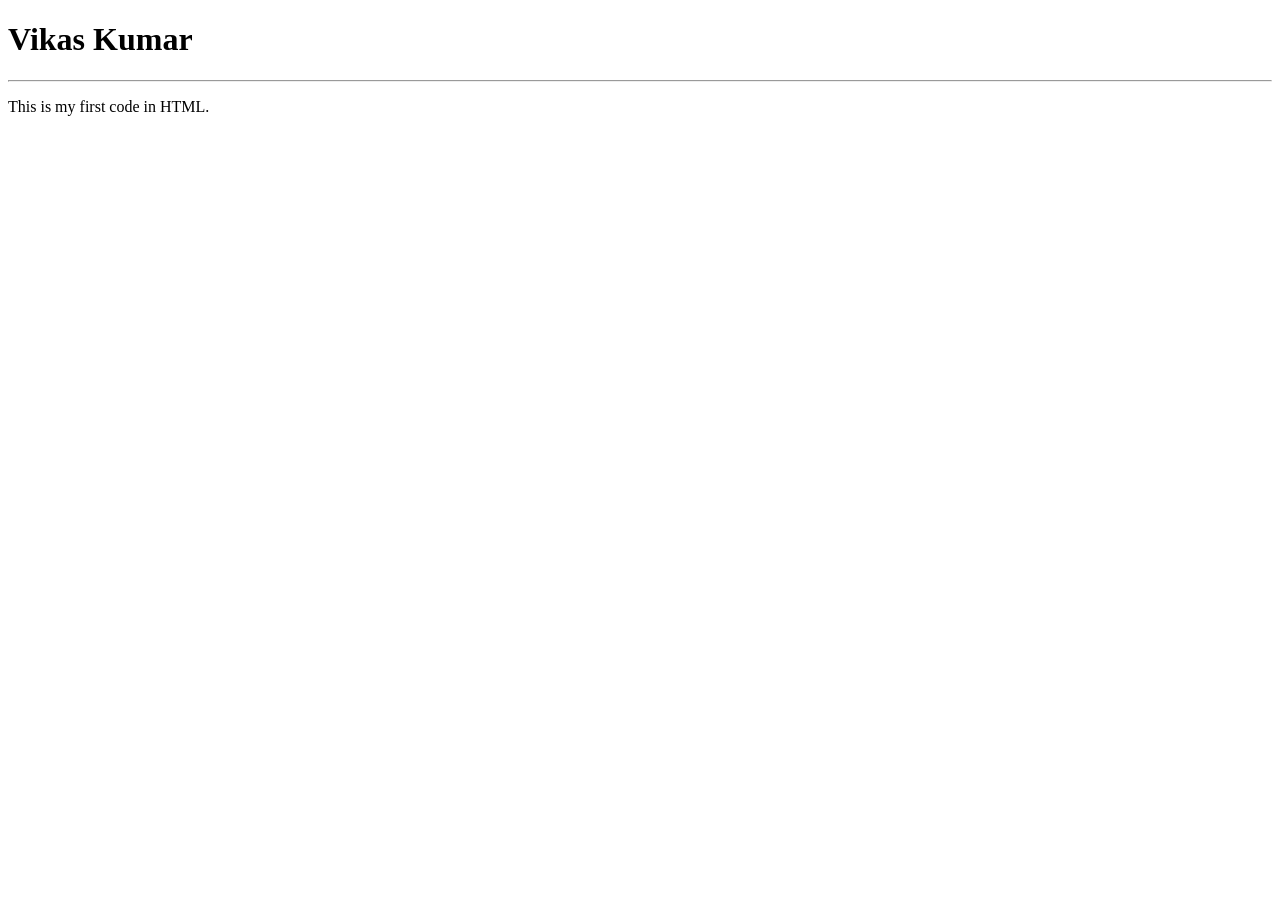
<file: 01_Class/index.html>
<!DOCTYPE html>
<html lang="en">
<head>
    <meta charset="UTF-8">
    <meta name="viewport" content="width=device-width, initial-scale=1.0">
    <title>First Code</title>
</head>
<body>
    <h1>Vikas Kumar</h1>
    <hr>
    <p>This is my first code in HTML.</p>
    
</body>
</html>
</file>
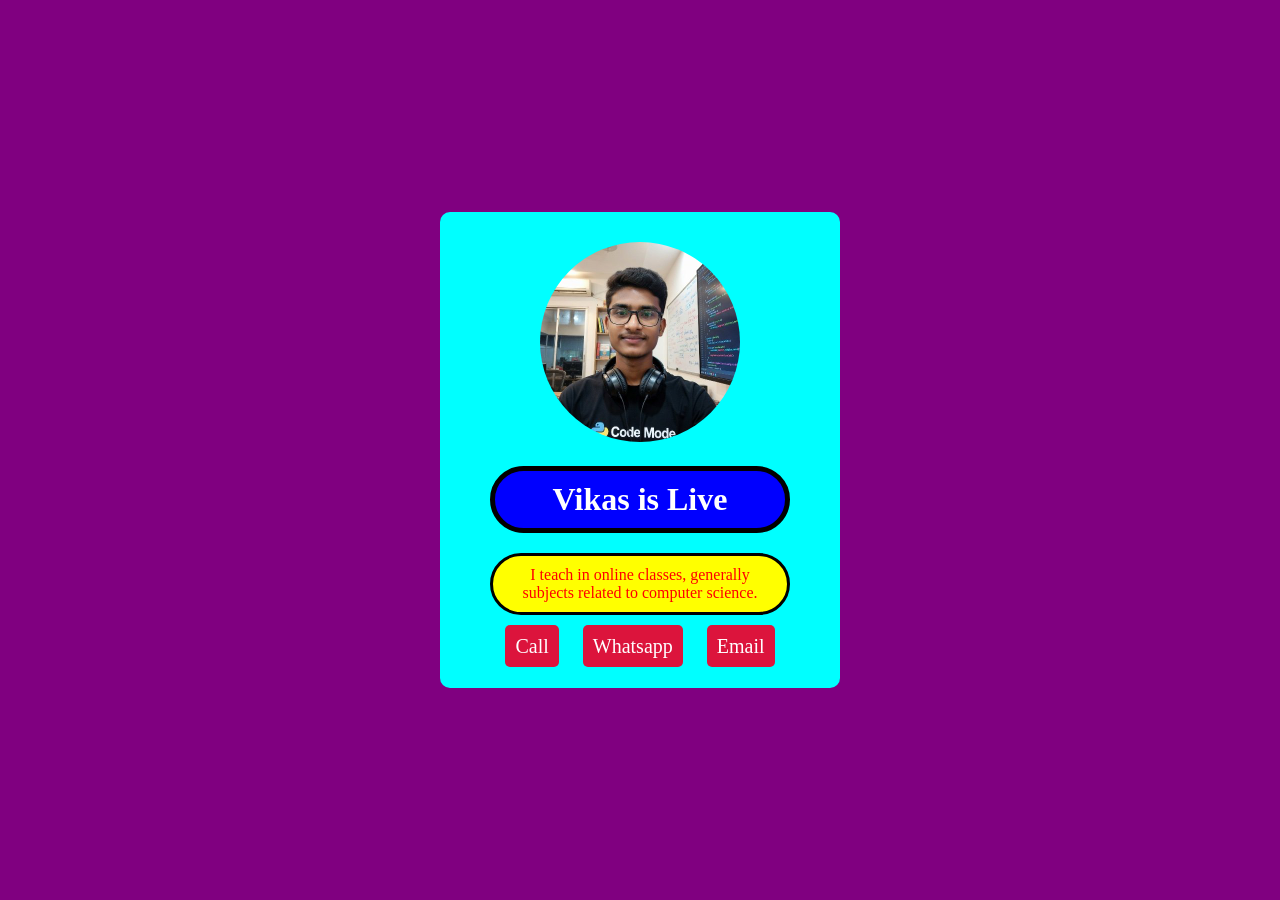
<file: 02_Class/index.html>
<!DOCTYPE html>
<html lang="en">
<head>
    <meta charset="UTF-8">
    <meta name="viewport" content="width=device-width, initial-scale=1.0">
    <title>My Card</title>
    <style>
            * {
                margin: 0px;
                padding: 0px;
                box-sizing: border-box;
            }
            body{
                background-color: purple;
                width: 100vw;
                height: 100vh;
                display: grid;
                place-content: center;
            }

            div {
                background-color: aqua;
                width: 400px;
                padding: 30px;
                border-radius: 10px;
                text-align: center;
            }

            img {
                width: 200px;
                border-radius: 100%;
            }

            h1 {
                color: white;
                background-color: blue;
                border: 5px solid black;
                border-radius: 100px;
                padding: 10px;
                margin: 20px;
            }

            p {
               color: red; 
               background-color: yellow;
               border: 3px solid black;
               border-radius: 100px;
               padding: 10px;
               margin: 20px;
            }

            a {
                font-size: 20px;
                margin: 10px;
                text-decoration: none;
                background-color: crimson;
                color: white;
                padding: 10px;
                border-radius: 5px;
            }
        </style>

</head>
<body>
    <div>
            <img src="vikas.jpg" alt="Vikas ka Photo">
            <h1>Vikas is Live</h1>
            <p>I teach in online classes, generally subjects related to computer science.</p>

            <a href="tel:7764922870">Call</a>  
            <a href="https://wa.me/+917764922870">Whatsapp</a>
            <a href="mailto:vikasmvs67@gmail.com">Email</a>
        </div>
    </body>
</html>
</body>
</html>
</file>
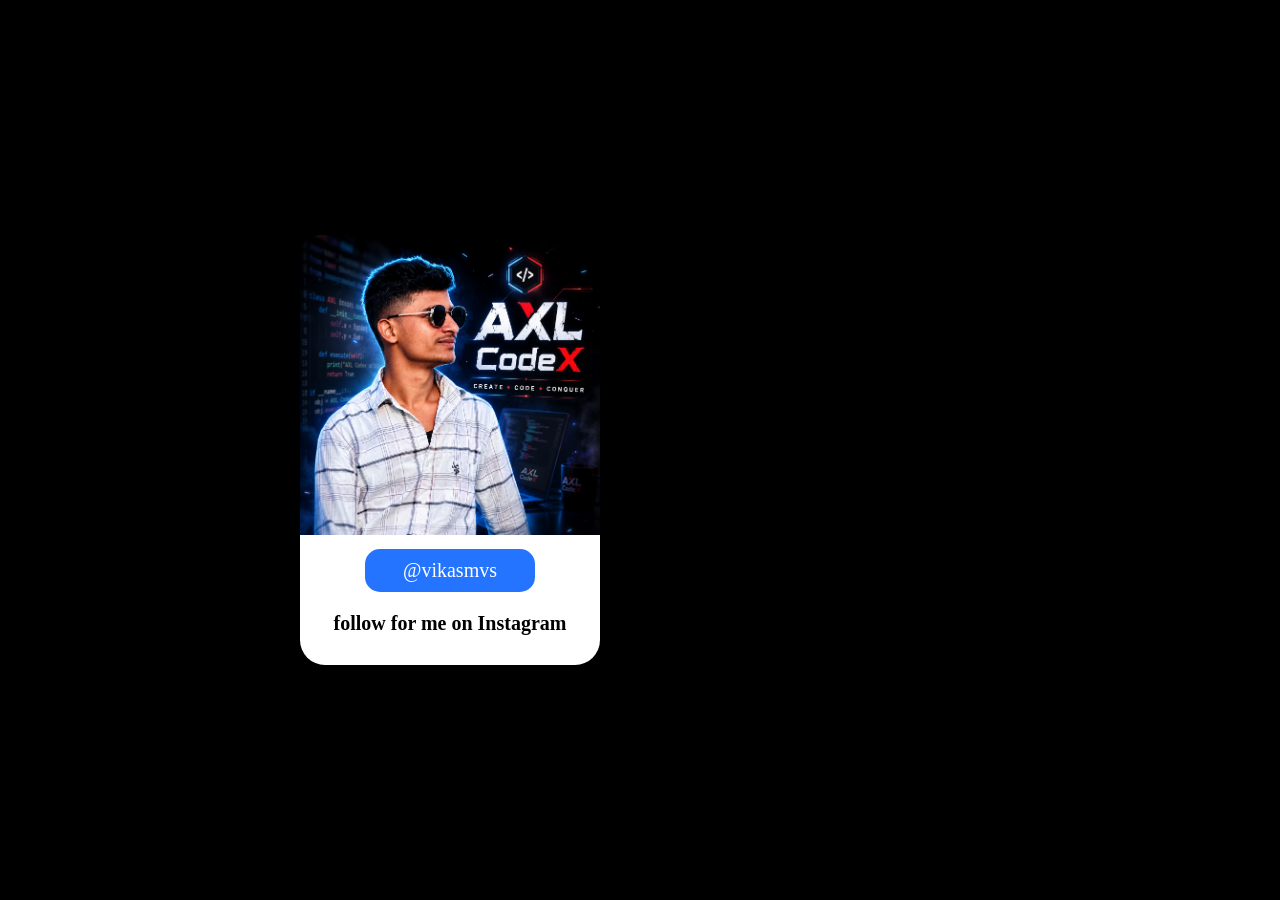
<file: 03_Class/index.html>
<!DOCTYPE html>
<html lang="en">
<head>
    <meta charset="UTF-8">
    <meta name="viewport" content="width=device-width, initial-scale=1.0">
    <title>Instagram ID Card</title>
    <style>
            *{
                margin: 0px;
                padding: 0px;
                box-sizing: border-box;
            }
            body{
                background: rgb(0, 0, 0);
                width: 100vh;
                height: 100vh;
                display: grid;
                place-content: center;
            }
            div {
                background-color: rgb(255, 255, 255);
                width: 300px;
                border-radius: 25px;
                text-align: center;
                transition: 1s;

            }
            img {
                width: 300px;
                border-top-left-radius: 20px;
                border-top-right-radius: 20px;
            
            }
            a {
                font-size: 20px;
                background-color:rgb(36, 116, 255);
                color: white;
                display: block;
                margin: 0px 65px;
                margin-top: 10px;;
                padding: 10px;
                border-radius: 15px;
                text-decoration: none;
                transition: 2s;
            }
            p {
                font-size: 15px;
                color: rgb(0, 0, 0);
                margin: 20px;
                font-size: 20px;
                margin-bottom: 30px;
                font-weight: bold;
            }
            div:hover {
                box-shadow: 0px 5px 20px 5px rgb(36, 116, 255);

            }
            a:hover {
                box-shadow: 0px 5px 10px 5px rgb(36, 116, 255);
                transform: scale(1.1);
            }

    </style>
</head>
<body>
    <div>
        <img src="ChatGPT Image May 14, 2026, 11_40_42 AM.png" alt="Vikas Photo">
        <a href="https://www.instagram.com/vikasmvs/">@vikasmvs</a>
        <p>follow for me on Instagram</p>
    </div>
</body>
</html>
</file>
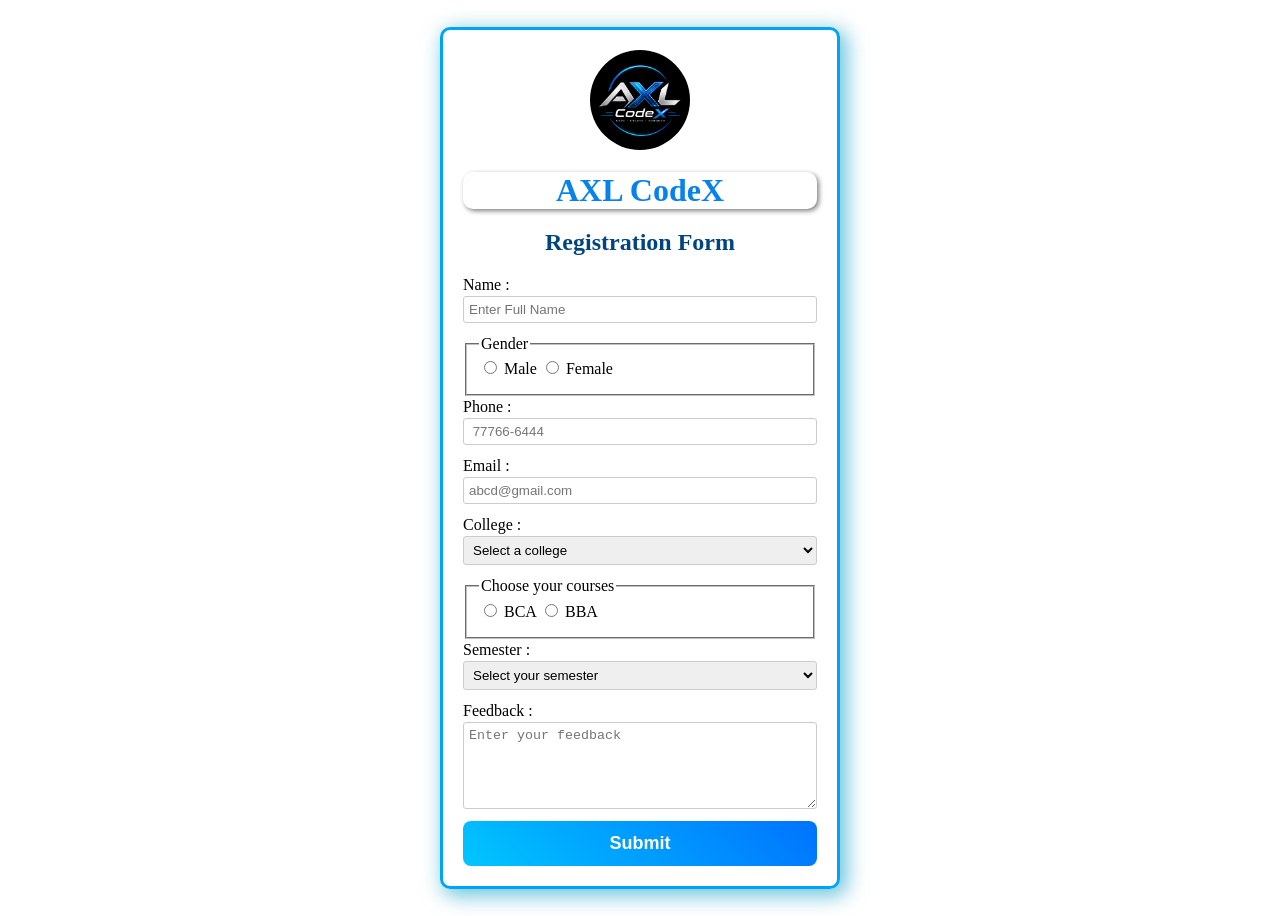
<file: 05_Class/index.html>
<!DOCTYPE html>
<html lang="en">

<head>
    <meta charset="UTF-8">
    <meta name="viewport" content="width=device-width, initial-scale=1.0">
    <title>Registration Form </title>
    <style>
        * {
            box-sizing: border-box;
        }

        body {
            height: 100vh;
            display: grid;
            place-items: center;
        }

        .container {
            width: 400px;
            margin: 0 auto;
            padding: 20px;
            border: 3px solid #00a4f7;
            border-radius: 10px;
            justify-content: center;
            box-shadow: 5px 5px 20px 2px rgba(0, 154, 196, 0.576);

        }

        form {
            display: flex;
            flex-direction: column;
            gap: 2px;

        }

        input,
        select,
        textarea {
            margin-bottom: 10px;
            padding: 5px;
            border: 1px solid #ccc;
            border-radius: 3px;
        }

        img {
            display: block;
            margin: 0 auto 20px;
            border-radius: 50%;
        }

        h1 {
            text-align: center;
            margin-bottom: 20px;
            color: rgb(7, 129, 236);
            box-shadow: 2px 2px 5px gray;
            border-radius: 10px;
        }

        h2 {
            text-align: center;
            margin-bottom: 20px;
            color: rgb(0, 69, 129);
        }

        #submitbtn {
            background: linear-gradient(45deg, #00c6ff, #0072ff);
            color: white;
            padding: 12px;
            font-size: 18px;
            border: none;
            border-radius: 8px;
            cursor: pointer;
            font-weight: bold;
            transition: 0.3s;
        }

        #submitbtn:hover {
            transform: scale(1.05);
            box-shadow: 0 0 15px #00c6ff;
        }

        .spinner {
            width: 40px;
            height: 40px;
            border: 5px solid #ccc;
            border-top: 5px solid #00c6ff;
            border-radius: 50%;
            animation: spin 1s linear infinite;
            margin: auto;
        }

        @keyframes spin {
            100% {
                transform: rotate(360deg);
            }
        }

        .popup {
            position: fixed;
            bottom: 20px;
            right: 20px;
            background: #00c853;
            color: white;
            padding: 15px;
            border-radius: 8px;
            display: none;
        }
    </style>
</head>

<body>
    <div class="container">
        <img src="logo.png" alt="logo" width="100" height="100">
        <h1>AXL CodeX</h1>
        <h2>Registration Form</h2>
        <form id="form">
            <label for="name">Name :</label>
            <input type="text" id="name" name="name" placeholder="Enter Full Name" required>
            <fieldset>
                <legend>Gender</legend>
                <input type="radio" name="gender" id="male" value="male">
                <label for="male">Male</label>
                <input type="radio" name="gender" id="female" value="female">
                <label for="female">Female</label>
            </fieldset>

            <label for="phone">Phone :</label>
            <input type="number" id="phone" name="phone" placeholder=" 77766-6444" required>

            <label for="email">Email :</label>
            <input type="email" id="email" name="email" placeholder="abcd@gmail.com" required>

            <label for="college">College :</label>
            <select name="college" id="college" required>
                <option value="">Select a college</option>
                <option value="SRGC">Shri Radha Krishna Geonka College</option>
                <option value="Rss.Sc.C">Ram Sakal Singh Science College </option>
                <option value="Rss.M.C">Ram Sewak Singh Mahila College</option>
                <option value="Ls.C.M">Langat Singh College Muzaffarpur</option>
                <option value="LNMCOBM">Lalit Narayan Mishra College of Business Management</option>
                <option value="BRABU">Bhim Rao Ambedkar Bihar University</option>
            </select>
            <fieldset required>
                <legend>Choose your courses</legend>
                <input type="radio" name="course" id="BCA" value="BCA">
                <label for="course1">BCA</label>
                <input type="radio" name="course" id="BBA" value="BBA">
                <label for="course2">BBA</label>
            </fieldset>
            <label for="semester">Semester :</label>
            <select name="semester" id="semester" required>
                <legend>Choose your Semester</legend>
                <option value="">Select your semester</option>
                <option value="1st sem">1st Semester</option>
                <option value="2nd sem">2nd Semester</option>
                <option value="3rd sem">3rd Semester</option>
                <option value="4th sem">4th Semester</option>
                <option value="5th sem">5th Semester</option>
                <option value="6th sem">6th Semester</option>
            </select>
            <label for="feedback">Feedback :</label>
            <textarea name="feedback" id="feedback" placeholder="Enter your feedback" cols="30" rows="5"></textarea>
            <button type="submit" id="submitbtn">Submit</button>
        </form>
        <div id="loader" style="display:none;">
            <div class="spinner"></div>
            <p style="text-align:center;">Submitting...</p>
        </div>

        <div id="successPopup" class="popup">✅ Submitted Successfully</div>

    </div>


    <script>
        const scriptURL = "https://script.google.com/macros/s/AKfycbwKkhfxsHbrF_r1S1qyFrzde3uha8YRAAJZI_hmSR9-FbfPxlTnVrxxACUvAqPPjWfh8A/exec";

        document.getElementById("form").addEventListener("submit", function (e) {
            e.preventDefault();
            const btn = document.getElementById("submitbtn");
            btn.disabled = true;
            btn.textContent = "Submitting...";

            const form = document.getElementById("form");
            const loader = document.getElementById("loader");
            const popup = document.getElementById("successPopup");

            loader.style.display = "block";

            const formData = new FormData(form);
            const data = Object.fromEntries(formData.entries());

            fetch(scriptURL, {
                method: "POST",
                body: JSON.stringify(data)
            })
                .then(response => response.text().then(text => ({ ok: response.ok, status: response.status, text })))
                .then(({ ok, status, text }) => {
                    // Log full response for debugging (check browser console)
                    console.log('Google Apps Script response:', { status, text });

                    if (!ok) {
                        // If server returned non-2xx, treat as error so catch() runs
                        throw new Error('Server returned ' + status + ': ' + text);
                    }

                    form.reset();
                    loader.style.display = "none";
                    popup.style.display = "block";

                    setTimeout(() => popup.style.display = "none", 3000);
                })
                .catch((err) => {
                    // Show more helpful message and log the error
                    console.error('Submission error:', err);
                    loader.style.display = "none";
                    alert("❌ Submission Failed. Check console for details.");
                })
                .finally(() => {
                    btn.disabled = false;
                    btn.textContent = "Submit";
                });
        });
    </script>
</body>

</html>
</file>
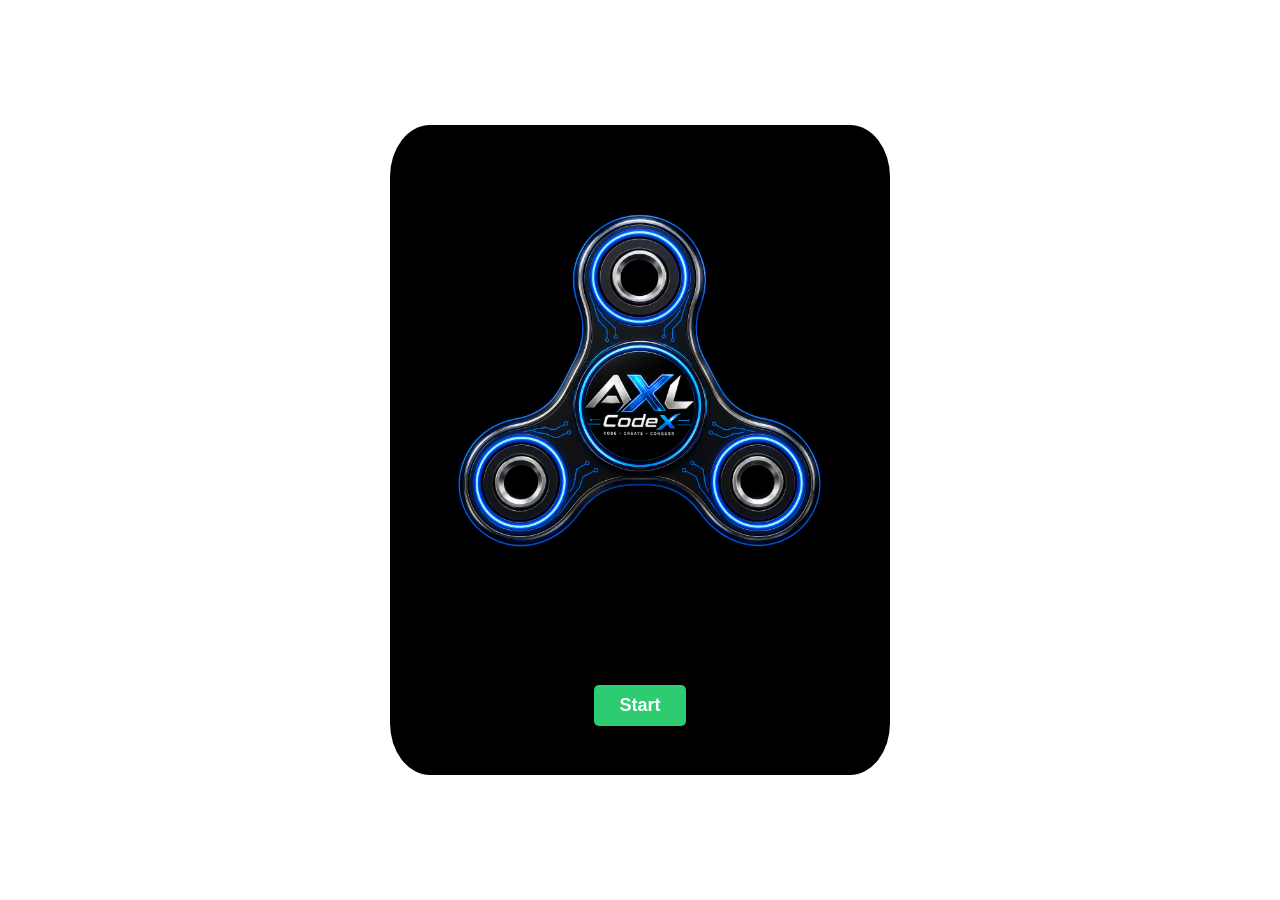
<file: 04_Class/Fidget Spinner/index.html>
<!DOCTYPE html>
<html lang="en">
    <head>
        <meta charset="UTF-8">
        <meta name="viewport" content="width=device-width, initial-scale=1.0">
        <title>Fidget Spinner</title>
        <style>
            body {
                display: flex;
                justify-content: center;
                align-items: center;
                min-height: 100vh;
                margin: 0;
            }
            .container {
                text-align: center;
                justify-content: center;
                align-items: center;
                display: flex;
                flex-direction: column;
                height: 650px;
                width: 500px;
                border-radius: 8%;
                background-color: rgb(0, 0, 0);
            }
            img {
                height: 400px;
                width: 400px;
                object-fit: cover;
                border-radius: 37%;
                box-shadow: 0 4px 15px black;
                margin-top: 60px;
                margin-bottom: 90px;
            }
            button {
                padding: 10px 25px;
                font-size: 18px;
                cursor: pointer;
                border: none;
                border-radius: 5px;
                color: white;
                transition: 0.3s;
                font-weight: bold;
                margin-bottom: 40px;
            }
            button:hover {
                box-shadow: 0px 2px 18px 3px #b4b4b4;
            }
            .btn-start {
                background-color: #2ecc71;
            }
            .btn-start:hover {
                background-color: #27ae60;
            }
            .btn-stop {
                background-color: #e74c3c;
            }
            .btn-stop:hover {
                background-color: #c0392b;
            }
            .spinbtn{
                display: flex;
                flex-direction: row;
                gap: 20px;
            }
            @keyframes spin {
                0% {
                    transform: rotate(0deg);
                }
                100% {
                    transform: rotate(360deg);
                }
            }
        </style>
    </head>
    <body>
        <div class="container">
            <img id="spinner" src="Spinner.png" alt="Spinner">
            <div class="spinbtn">
                <button id="actionBtn" class="btn-start" onclick="toggleSpin()">Start</button>
            </div>
        </div>

        <script>
            let clickSound = new Audio("ClickSound.mp3");
            let isSpinning = false;

            function toggleSpin() {
                let btn = document.getElementById("actionBtn");
                clickSound.currentTime = 0;
                clickSound.play();
                
                if (!isSpinning) {
                    document.getElementById("spinner").style.animation = "spin 0.5s linear infinite";
                    btn.innerText = "Stop";
                    btn.className = "btn-stop";
                    isSpinning = true;
                } else {
                    document.getElementById("spinner").style.animation = "none";
                    btn.innerText = "Start";
                    btn.className = "btn-start";
                    isSpinning = false;
                }
            }
        </script>
    </body>
</html>
</file>
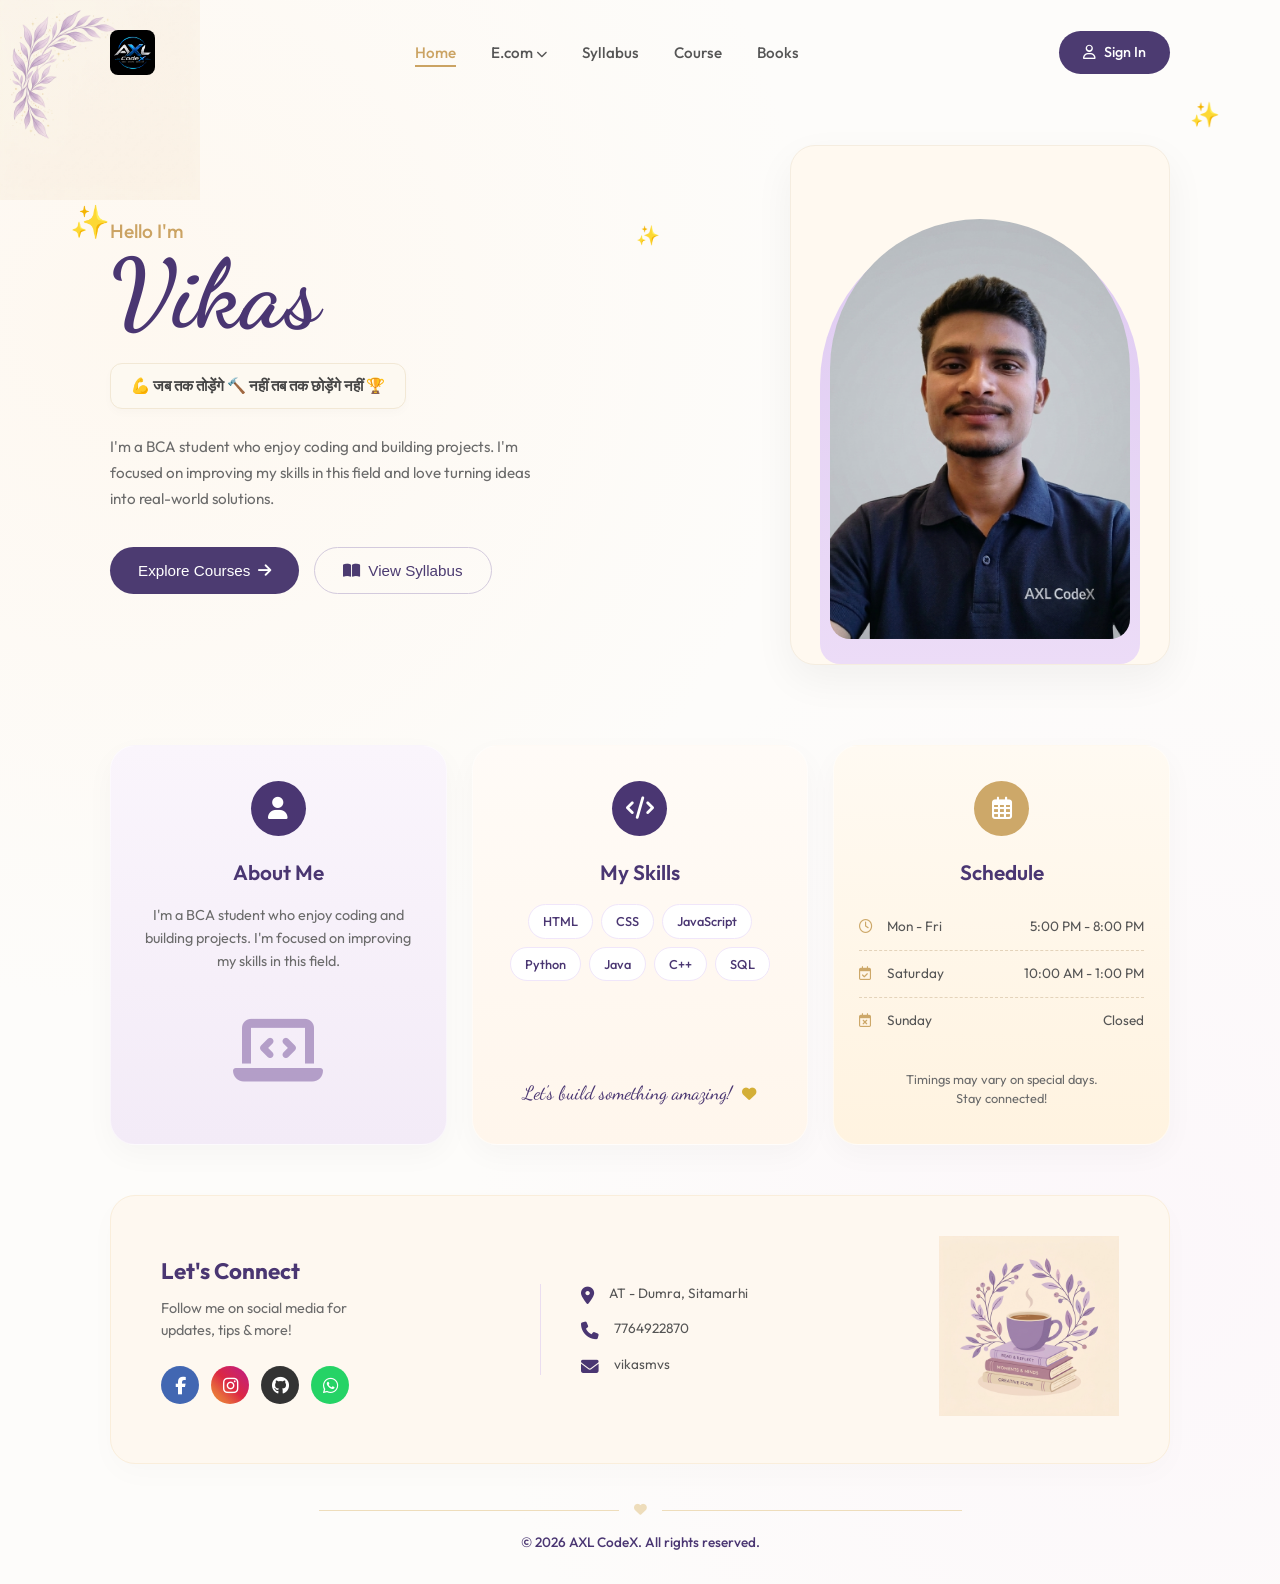
<file: 04_Class/Project/index.html>
<!DOCTYPE html>
<html lang="en">
<head>
    <meta charset="UTF-8">
    <meta name="viewport" content="width=device-width, initial-scale=1.0">
    <title>Portfolio</title>
    <!-- Google Fonts -->
    <link href="https://fonts.googleapis.com/css2?family=Dancing+Script:wght@600;700&family=Outfit:wght@300;400;500;600;700&display=swap" rel="stylesheet">
    <!-- Font Awesome for Icons -->
    <link rel="stylesheet" href="https://cdnjs.cloudflare.com/ajax/libs/font-awesome/6.4.0/css/all.min.css">
    
    <style>
        :root {
            --primary-purple: #4a3672;
            --btn-purple: #4c3b71;
            --btn-hover: #3d2f5a;
            --bg-color: #fdfcfa;
            --text-dark: #333;
            --text-gray: #6b6b6b;
            --gold: #cba363;
        }

        * {
            margin: 0;
            padding: 0;
            box-sizing: border-box;
        }

        body {
            font-family: 'Outfit', sans-serif;
            background-color: var(--bg-color);
            color: var(--text-dark);
            line-height: 1.6;
            overflow-x: hidden;
            background-image: 
                radial-gradient(circle at 10% 20%, #fef8f0 0%, transparent 40%),
                radial-gradient(circle at 90% 80%, #fcf7fa 0%, transparent 40%);
        }

        .container {
            max-width: 1100px;
            margin: 0 auto;
            padding: 0 20px;
            position: relative;
        }

        /* Nav */
        nav {
            display: flex;
            justify-content: space-between;
            align-items: center;
            padding: 30px 0;
        }
        .logo { 
            display: flex;
            align-items: 
            center; gap: 10px; 
            font-weight: 600; 
            color: var(--primary-purple); 
            font-size: 1.1rem; line-height: 1.2;
        }
        .logo img { 
            height: 45px; 
            border-radius: 
            8px;
        }
        .nav-links { 
            display: flex; 
            gap: 35px; 
            list-style: none; 
        }
        .nav-links a { 
            text-decoration: none; 
            color: #555; 
            font-weight: 500; 
            font-size: 0.95rem; 
        }
        .nav-links a.active { 
            color: var(--gold); 
            border-bottom: 2px solid var(--gold); 
            padding-bottom: 3px; 
        }
        .btn-signin { 
            background-color: var(--btn-purple); 
            color: white; 
            padding: 10px 24px; 
            border-radius: 25px; 
            text-decoration: none; 
            font-weight: 500; 
            font-size: 0.9rem; 
            display: flex; 
            align-items: center; 
            gap: 8px; 
        }

        /* Hero */
        .hero { 
            display: flex; 
            align-items: center; 
            justify-content: space-between; 
            padding: 40px 0 80px; 
            gap: 40px; 
        }
        .hero-content { 
            flex: 1.2; 
            position: relative; 
        }
        
        /* Background sparkels */
        .sparkle-1 { 
            position: absolute; 
            top: -20px; 
            left: -40px; 
            color: #f3d78d; 
            font-size: 2rem; 
        }
        .sparkle-2 { 
            position: absolute; 
            top: 10px; 
            right: 10%; 
            color: #f3d78d; 
            font-size: 1.2rem; 
        }
        .sparkle-3 { 
            position: absolute; 
            top: -50px; 
            right: -50px; 
            color: #f3d78d; 
            font-size: 1.5rem; 
        }

        .greeting { 
            color: var(--gold); 
            font-weight: 500; 
            font-size: 1.2rem; 
            margin-bottom: 0; 
        }
        .name { 
            font-family: 'Dancing Script', cursive; 
        font-size: 6rem; 
        color: var(--primary-purple); 
        line-height: 1; 
        margin-bottom: 20px; 
        letter-spacing: 1px; 
    }
        .slogan { 
            background-color: #fdf9f1; 
            display: inline-flex; 
            align-items: center; 
            gap: 10px; 
            padding: 10px 20px; 
            border-radius: 12px; 
            font-weight: 600; 
            color: #444; 
            margin-bottom: 25px; 
            border: 1px solid #f2e8d5; 
            font-size: 0.95rem; 
            box-shadow: 0 4px 10px rgba(0,0,0,0.02);
        }
        .bio { 
            color: var(--text-gray); 
            margin-bottom: 35px; 
            max-width: 420px; 
            font-size: 0.95rem; 
            line-height: 1.7; 
        }
        
        .hero-buttons { 
            display: flex; 
            gap: 15px; 
        }
        .btn-primary { 
            background-color: var(--btn-purple); 
            color: white; 
            padding: 14px 28px; 
            border-radius: 30px; 
            text-decoration: none; 
            font-weight: 500; 
            font-size: 0.95rem; 
            border: none; 
            cursor: pointer; 
            display: flex; 
            align-items: center; 
            gap: 8px; 
        }
        .btn-outline { 
            background-color: transparent; 
            color: var(--btn-purple); 
            padding: 14px 28px; 
            border-radius: 30px; 
            text-decoration: none; 
            font-weight: 500; 
            font-size: 0.95rem; 
            border: 1px solid #d3cadd; 
            cursor: pointer; 
            display: flex; 
            align-items: center; 
            gap: 8px; 
        }

        /* Hero Image Refined */
        .hero-image-wrapper { 
            flex: 0.8; display: flex; 
            justify-content: flex-end; 
            position: relative; 
        }
        
        .image-card-bg {
            background-color: #fff9f0;
            border-radius: 25px;
            padding: 25px;
            width: 380px;
            height: 520px;
            box-shadow: 0 15px 40px rgba(0,0,0,0.05);
            position: relative;
            display: flex;
            align-items: flex-end;
            justify-content: center;
            overflow: hidden;
            border: 1px solid #f5ede0;
        }

        /* The solid purple oval shape behind the user image */
        .purple-oval-bg {
            position: absolute;
            bottom: 0;
            left: 50%;
            transform: translateX(-50%);
            width: 320px;
            height: 440px;
            background: linear-gradient(180deg, #dfcbf2 0%, #ecdcf7 100%);
            border-radius: 160px 160px 20px 20px;
            z-index: 1;
        }

        .image-card-bg img.user-photo {
            position: relative;
            z-index: 3;
            width: 300px;
            height: 420px;
            object-fit: cover;
            border-radius: 150px 150px 20px 20px;
            display: block;
        }

        /* Info Cards */
        .info-cards { 
            display: grid; 
            grid-template-columns: repeat(3, 1fr); 
            gap: 25px; 
            margin-bottom: 50px; 
        }
        .card { 
            border-radius: 25px; 
            padding: 35px 25px; 
            text-align: center; 
            box-shadow: 0 10px 30px rgba(0,0,0,0.03); 
            display: flex; 
            flex-direction: column; 
            align-items: center; 
            position: relative; 
            overflow: hidden; 
            border: 1px solid rgba(255,255,255,0.5); 
        }
        .card-icon { 
            width: 55px; 
            height: 55px; 
            border-radius: 50%; 
            display: flex; 
            justify-content: center; 
            align-items: center; 
            color: white; 
            font-size: 1.4rem; 
            margin-bottom: 20px; 
        }
        .card h3 { 
            color: var(--primary-purple); 
            margin-bottom: 15px; 
            font-size: 1.3rem; 
            font-weight: 600;
        }
        
        .card-about { 
            background: linear-gradient(180deg, #faf5fc 0%, #f3ebf7 100%); 
        }
        .card-about .card-icon { 
            background-color: var(--primary-purple); 
        }

        .card-about p { 
            color: var(--text-gray); 
            font-size: 0.9rem; 
            line-height: 1.6; 
            margin-bottom: 20px;
        }
        .card-about .laptop-img { 
            font-size: 4.5rem; 
            color: #a48bbd; 
            margin-top: auto; 
            opacity: 0.8;
        }

        .card-skills { 
            background: linear-gradient(180deg, #fffbf7 0%, #fff6ec 100%); 
        }
        .card-skills .card-icon { 
            background-color: var(--primary-purple); 
        }
        .skills-container { 
            display: flex; 
            flex-wrap: wrap; 
            justify-content: center; 
            gap: 8px; 
            margin-bottom: 25px; 
        }
        .skill-tag { 
            background-color: white; 
            color: var(--primary-purple); 
            padding: 6px 14px; 
            border-radius: 20px; 
            font-size: 0.8rem; 
            border: 1px solid #f0e6fa; 
            font-weight: 500;
        }
        .card-skills p { 
            font-family: 'Dancing Script', cursive; 
            color: var(--primary-purple); 
            font-size: 1.2rem; 
            margin-top: auto;
        }

        .card-schedule { 
            background: linear-gradient(180deg, #fffaf2 0%, #fff3e0 100%); 
        }
        .card-schedule .card-icon { 
            background-color: #cda869; 
        }
        .schedule-list { 
            width: 100%; 
            text-align: left; 
            margin-bottom: 20px; 
            font-size: 0.85rem; 
            color: #555;
        }
        .schedule-item { 
            display: flex; 
            justify-content: space-between; 
            padding: 12px 0; 
            border-bottom: 1px dashed #e4d3ba; 
        }
        .schedule-item:last-child { 
            border-bottom: none; 
        }
        .schedule-item i { 
            color: #cda869; 
            margin-right: 10px; 
            width: 15px;
        }
        .card-schedule p { 
            font-size: 0.8rem; 
            color: var(--text-gray); 
            margin-top: auto; 
            line-height: 1.5;
        }

        /* Connect Section */
        .connect-section { 
            background-color: #fef8f0; 
            border-radius: 25px; 
            padding: 40px 50px; 
            display: flex; 
            justify-content: space-between; 
            align-items: center; 
            margin-bottom: 40px; 
            box-shadow: 0 10px 30px rgba(0,0,0,0.02); 
            border: 1px solid #faeedb;
        }
        .connect-left h3 { 
            color: var(--primary-purple); 
            margin-bottom: 8px; 
            font-size: 1.4rem;
        }
        .connect-left p { 
            color: var(--text-gray); 
            margin-bottom: 25px; 
            font-size: 0.9rem; 
            line-height: 1.5;
        }
        .social-icons { 
            display: flex; 
            gap: 12px; 
        }
        .social-icons a { 
            width: 38px; 
            height: 38px; 
            border-radius: 50%; 
            display: flex; 
            justify-content: center; 
            align-items: center; 
            color: white; 
            text-decoration: none; 
            transition: 0.3s; 
            font-size: 1.1rem; 
        }
        .social-icons .fb { 
            background-color: #4267B2; 
        }
        .social-icons .ig { 
            background: linear-gradient(45deg, #f09433, #e6683c, #dc2743, #cc2366, #bc1888); 
        }
        .social-icons .git { 
            background-color: #333; 
        }
        .social-icons .wa { 
            background-color: #25D366; 
        }

        .connect-middle { 
            display: flex; 
            flex-direction: column; 
            gap: 15px; 
            border-left: 1px solid #eaddf0; 
            padding-left: 40px;
        }
        .contact-item { 
            display: flex; 
            align-items: flex-start; 
            gap: 15px; 
            font-size: 0.85rem; 
            color: #555; 
            line-height: 1.4;
        }
        .contact-item i { 
            color: var(--primary-purple); 
            font-size: 1.1rem; 
            margin-top: 3px;
        }

        .connect-illustration img { 
            width: 180px; 
            mix-blend-mode: multiply; 
        }

        /* Footer */
        .footer-divider { 
            display: flex; 
            align-items: center; 
            justify-content: center; 
            gap: 15px; 
            margin: 30px 0 15px; 
        }
        .footer-divider span { 
            height: 1px; 
            width: 300px; 
            background-color: #eeddbb; 
        }
        .footer-divider i { 
            color: #eeddbb; 
            font-size: 0.8rem; 
        }
        footer { 
            text-align: center; 
            padding-bottom: 30px; 
            color: var(--primary-purple); 
            font-size: 0.85rem; 
            font-weight: 500;
        }

        .global-top-leaves { 
            position: absolute; 
            top: 0; 
            left: 0; 
            width: 200px; 
            z-index: -1; 
            mix-blend-mode: multiply;
             opacity: 0.8;
            }

        @media (max-width: 900px) {
            .hero { 
                flex-direction: column; 
                text-align: center; 
            }
            .hero-content { 
                align-items: center; 
                display: flex; 
                flex-direction: column; 
            }
            .hero-image-wrapper { 
                justify-content: center; 
            }
            .info-cards { 
                grid-template-columns: 1fr; 
            }
            .connect-section { 
                flex-direction: column; 
                gap: 30px; 
                text-align: center; 
            }
            .connect-middle { 
                border-left: none; 
                padding-left: 0; 
                border-top: 1px solid #eaddf0; 
                padding-top: 20px; 
                align-items: center; 
            }
            .nav-links { 
                display: none; 
            }
        }
    </style>
</head>
<body>
    <img src="top_leaves.png" alt="" class="global-top-leaves">
    <div class="container">
        <!-- Navbar -->
        <nav>
            <div class="logo">
                <img src="logo.png" alt="AXL CodeX">
            </div>
            <ul class="nav-links">
                <li><a href="#" class="active">Home</a></li>
                <li><a href="#">E.com <i class="fa-solid fa-chevron-down" style="font-size:0.7rem;"></i></a></li>
                <li><a href="#">Syllabus</a></li>
                <li><a href="#">Course</a></li>
                <li><a href="#">Books</a></li>
            </ul>
            <a href="#" class="btn-signin"><i class="fa-regular fa-user"></i> Sign In</a>
        </nav>

        <!-- Hero Section -->
        <section class="hero">
            <div class="hero-content">
                <span class="sparkle-1">✨</span>
                <p class="greeting">Hello I'm</p>
                <h1 class="name">Vikas <span class="sparkle-2">✨</span></h1>
                <div class="slogan">
                    💪 जब तक तोड़ेंगे 🔨 नहीं तब तक छोड़ेंगे नहीं 🏆
                </div>
                <p class="bio">
                    I'm a BCA student who enjoy coding and building projects. I'm focused on improving my skills in this field and love turning ideas into real-world solutions.
                </p>
                <div class="hero-buttons">
                    <button class="btn-primary">Explore Courses <i class="fa-solid fa-arrow-right"></i></button>
                    <button class="btn-outline"><i class="fa-solid fa-book-open"></i> View Syllabus</button>
                </div>
            </div>
            <div class="hero-image-wrapper">
                <span class="sparkle-3">✨</span>
                <div class="image-card-bg">
                    <div class="purple-oval-bg"></div>
                    <!-- User's Photo -->
                    <img src="vikas.jpg" alt="Vikas" class="user-photo">
                </div>
            </div>
        </section>

        <!-- Info Cards -->
        <section class="info-cards">
            <!-- About Me -->
            <div class="card card-about">
                <div class="card-icon"><i class="fa-solid fa-user"></i></div>
                <h3>About Me</h3>
                <p>I'm a BCA student who enjoy coding and building projects. I'm focused on improving my skills in this field.</p>
                <div class="laptop-img"><i class="fa-solid fa-laptop-code"></i></div>
            </div>

            <!-- Skills -->
            <div class="card card-skills">
                <div class="card-icon"><i class="fa-solid fa-code"></i></div>
                <h3>My Skills</h3>
                <div class="skills-container">
                    <span class="skill-tag">HTML</span><span class="skill-tag">CSS</span><span class="skill-tag">JavaScript</span>
                    <span class="skill-tag">Python</span><span class="skill-tag">Java</span><span class="skill-tag">C++</span>
                    <span class="skill-tag">SQL</span>
                </div>
                <p>Let's build something amazing! <i class="fa-solid fa-heart" style="color:#d4af37; font-size:0.9rem; margin-left:5px;"></i></p>
            </div>

            <!-- Schedule -->
            <div class="card card-schedule">
                <div class="card-icon"><i class="fa-regular fa-calendar-alt"></i></div>
                <h3>Schedule</h3>
                <div class="schedule-list">
                    <div class="schedule-item"><span><i class="fa-regular fa-clock"></i> Mon - Fri</span><span>5:00 PM - 8:00 PM</span></div>
                    <div class="schedule-item"><span><i class="fa-regular fa-calendar-check"></i> Saturday</span><span>10:00 AM - 1:00 PM</span></div>
                    <div class="schedule-item"><span><i class="fa-regular fa-calendar-times"></i> Sunday</span><span>Closed</span></div>
                </div>
                <p>Timings may vary on special days.<br>Stay connected!</p>
            </div>
        </section>

        <!-- Connect Section -->
        <section class="connect-section">
            <div class="connect-left">
                <h3>Let's Connect</h3>
                <p>Follow me on social media for<br>updates, tips & more!</p>
                <div class="social-icons">
                    <a href="https://www.facebook.com/profile.php?id=61585143025400" class="fb"><i class="fa-brands fa-facebook-f"></i></a>
                    <a href="https://www.instagram.com/vikasmvs/" class="ig"><i class="fa-brands fa-instagram"></i></a>
                    <a href="https://github.com/vikas-mvs" class="git"><i class="fa-brands fa-github"></i></a>
                    <a href="https://wa.me/917764922870" class="wa"><i class="fa-brands fa-whatsapp"></i></a>
                </div>
            </div>
            <div class="connect-middle">
                <div class="contact-item"><i class="fa-solid fa-location-dot"></i><span>AT - Dumra, Sitamarhi</span></div>
                <div class="contact-item"><i class="fa-solid fa-phone"></i><span>7764922870</span></div>
                <div class="contact-item"><i class="fa-solid fa-envelope"></i><span>vikasmvs</span></div>
            </div>
            <div class="connect-illustration">
                <img src="books_cup.png" alt="Books">
            </div>
        </section>

        <!-- Footer -->
        <div class="footer-divider">
            <span></span><i class="fa-solid fa-heart"></i><span></span>
        </div>
        <footer>
            <p>&copy; 2026 AXL CodeX. All rights reserved.</p>
        </footer>
    </div>
</body>
</html>
</file>
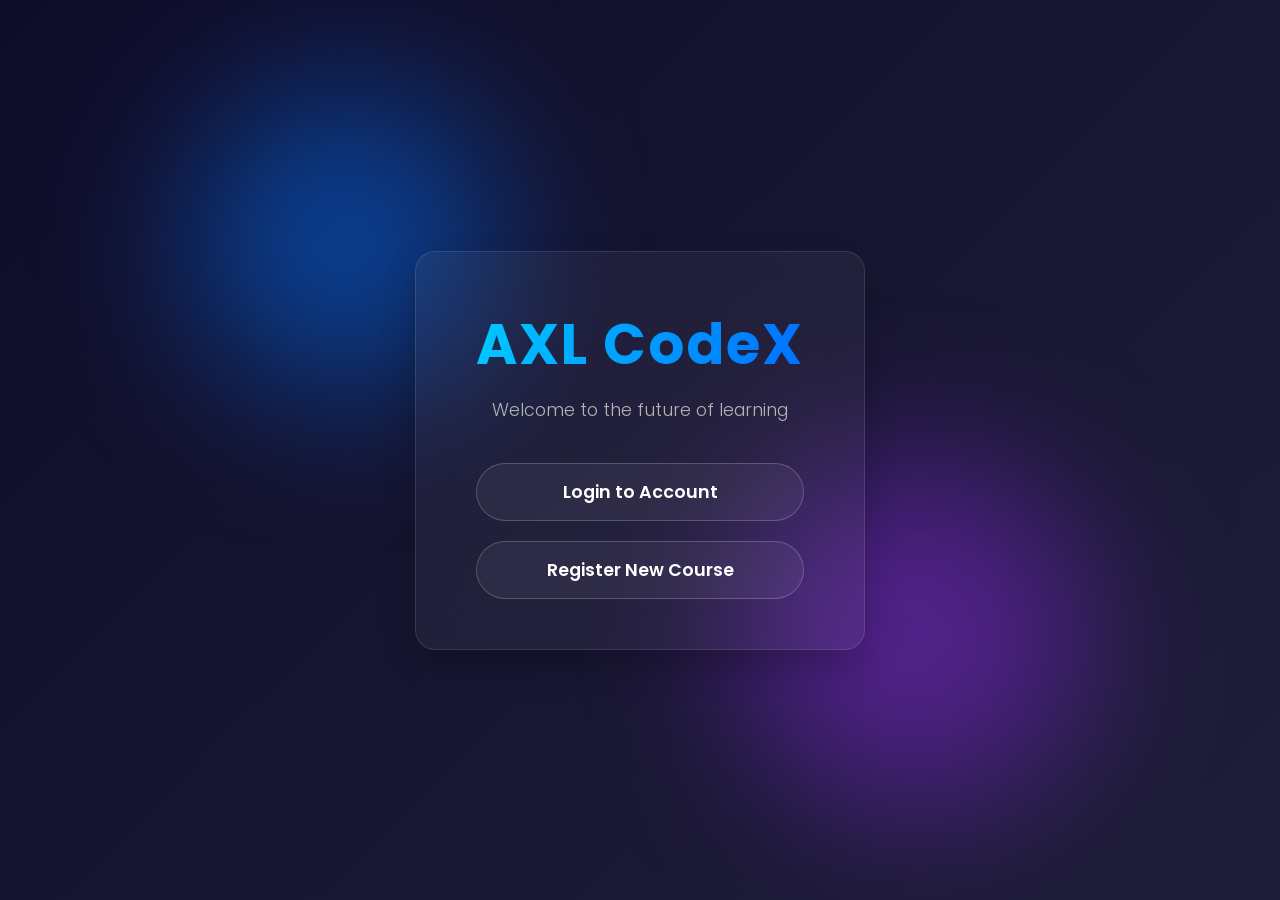
<file: 05_Class/Project/index.html>
<!DOCTYPE html>
<html lang="en">
<head>
<meta charset="UTF-8">
<meta name="viewport" content="width=device-width, initial-scale=1.0">
<title>AXL CodeX</title>
<link href="https://fonts.googleapis.com/css2?family=Poppins:wght@300;400;600;700&display=swap" rel="stylesheet">
<style>
  * {
    margin: 0;
    padding: 0;
    box-sizing: border-box;
    font-family: 'Poppins', sans-serif;
  }
  body {
    display: flex;
    justify-content: center;
    align-items: center;
    min-height: 100vh;
    background: linear-gradient(-45deg, #0f0c29, #302b63, #24243e, #0f0c29);
    background-size: 400% 400%;
    animation: gradientBG 15s ease infinite;
    color: #fff;
    overflow: hidden;
    position: relative;
  }
  @keyframes gradientBG {
    0% { background-position: 0% 50%; }
    50% { background-position: 100% 50%; }
    100% { background-position: 0% 50%; }
  }
  .box {
    background: rgba(255, 255, 255, 0.05);
    padding: 50px 60px;
    border-radius: 20px;
    backdrop-filter: blur(20px);
    -webkit-backdrop-filter: blur(20px);
    border: 1px solid rgba(255, 255, 255, 0.1);
    box-shadow: 0 15px 35px rgba(0, 0, 0, 0.2);
    text-align: center;
    transform: translateY(0);
    transition: transform 0.3s ease, box-shadow 0.3s ease;
    z-index: 10;
  }
  .box:hover {
    transform: translateY(-5px);
    box-shadow: 0 20px 40px rgba(0, 0, 0, 0.4);
  }
  h1 {
    font-size: 3.5em;
    font-weight: 700;
    margin-bottom: 10px;
    background: linear-gradient(to right, #00c6ff, #0072ff);
    -webkit-background-clip: text;
    -webkit-text-fill-color: transparent;
    letter-spacing: 2px;
  }
  p.subtitle {
    font-size: 1.1em;
    color: #b3b3b3;
    margin-bottom: 40px;
    font-weight: 300;
  }
  .btn-container {
    display: flex;
    flex-direction: column;
    gap: 20px;
  }
  a {
    display: block;
    padding: 15px 30px;
    background: rgba(255, 255, 255, 0.05);
    color: #fff;
    text-decoration: none;
    font-size: 1.1em;
    font-weight: 600;
    border-radius: 50px;
    border: 1px solid rgba(255, 255, 255, 0.2);
    transition: all 0.3s ease;
    position: relative;
    overflow: hidden;
  }
  a::before {
    content: '';
    position: absolute;
    top: 0;
    left: -100%;
    width: 100%;
    height: 100%;
    background: linear-gradient(90deg, transparent, rgba(255,255,255,0.2), transparent);
    transition: left 0.5s ease;
  }
  a:hover::before {
    left: 100%;
  }
  a:hover {
    background: #0072ff;
    border-color: #0072ff;
    box-shadow: 0 0 20px rgba(0, 114, 255, 0.6);
    transform: scale(1.05);
  }
  .blobs {
    position: absolute;
    filter: blur(80px);
    z-index: 0;
    opacity: 0.5;
    border-radius: 50%;
    animation: float 10s ease-in-out infinite;
  }
  .blob1 {
    top: 10%;
    left: 15%;
    width: 300px;
    height: 300px;
    background: #0072ff;
  }
  .blob2 {
    bottom: 10%;
    right: 15%;
    width: 350px;
    height: 350px;
    background: #8a2be2;
    animation-delay: -5s;
  }
  @keyframes float {
    0%, 100% { transform: translateY(0) scale(1); }
    50% { transform: translateY(-30px) scale(1.1); }
  }
</style>
</head>
<body>

<div class="blobs blob1"></div>
<div class="blobs blob2"></div>

<div class="box">
  <h1>AXL CodeX</h1>
  <p class="subtitle">Welcome to the future of learning</p>
  <div class="btn-container">
    <a href="login.html">Login to Account</a>
    <a href="register.html">Register New Course</a>
  </div>
</div>

</body>
</html>
</file>
